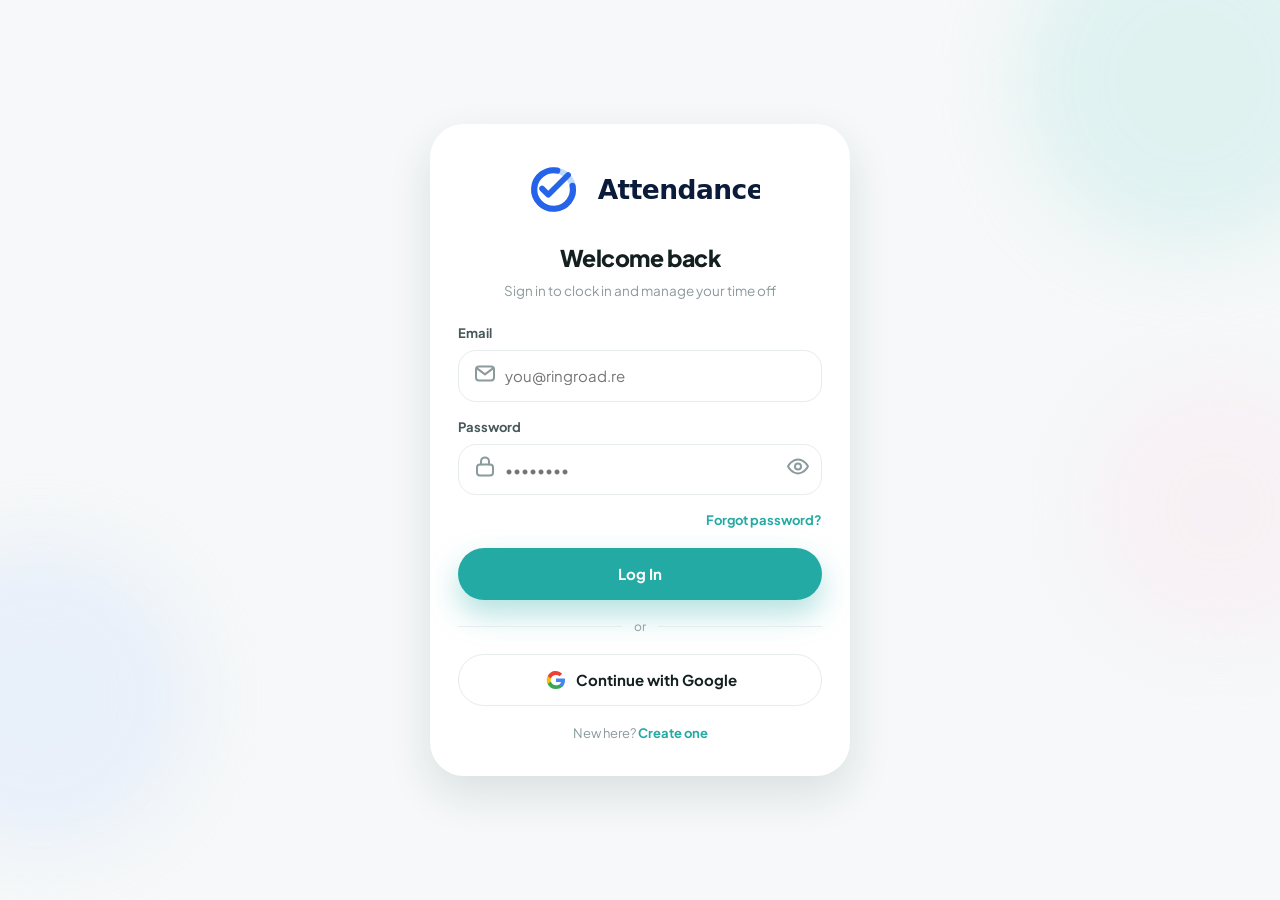
<file: index.html>
<!DOCTYPE html>
<!-- RingRoad — Attendance & Time-Off. Standalone no-build ES-module app.
     Backend: Supabase (tables namespaced ta_*). Isolated from MD/platform. -->
<html lang="en">
<head>
  <meta charset="utf-8">
  <meta name="viewport" content="width=device-width, initial-scale=1, viewport-fit=cover, maximum-scale=1">
  <meta name="theme-color" content="#24AAA5">
  <title>RingRoad · Attendance</title>
  <link rel="icon" href="./assets/brand/favicon.svg" type="image/svg+xml">
  <link rel="apple-touch-icon" href="./assets/brand/app-icon.svg">
  <link rel="manifest" href="./manifest.webmanifest">
  <meta name="application-name" content="Attendance">
  <meta name="apple-mobile-web-app-title" content="Attendance">
  <meta name="apple-mobile-web-app-capable" content="yes">
  <meta name="apple-mobile-web-app-status-bar-style" content="default">
  <meta name="description" content="RingRoad Attendance — clock in, clock out, and manage time off.">
  <meta property="og:title" content="RingRoad · Attendance">
  <meta property="og:description" content="Clock in, clock out, and manage time off.">
  <meta property="og:image" content="./assets/brand/app-icon.svg">
  <meta property="og:type" content="website">
  <link rel="preconnect" href="https://fonts.googleapis.com">
  <link rel="preconnect" href="https://fonts.gstatic.com" crossorigin>
  <link href="https://fonts.googleapis.com/css2?family=Plus+Jakarta+Sans:wght@400;500;600;700;800&display=swap" rel="stylesheet">
  <link rel="stylesheet" href="./css/tokens.css">
  <link rel="stylesheet" href="./css/base.css">
  <link rel="stylesheet" href="./css/components.css">
</head>
<body>
  <div class="bg-blobs" aria-hidden="true">
    <span class="blob blob--1"></span>
    <span class="blob blob--2"></span>
    <span class="blob blob--3"></span>
  </div>
  <div id="app">
    <div class="boot">
      <img class="boot__logo" src="./assets/brand/logo-icon.svg" alt="Attendance" width="76" height="76">
      <div class="boot__bar"><span></span></div>
    </div>
  </div>
  <div id="toast-root" aria-live="polite"></div>
  <div id="modal-root"></div>
  <script type="module" src="./js/app.js?v=20260917a"></script>
</body>
</html>
</file>
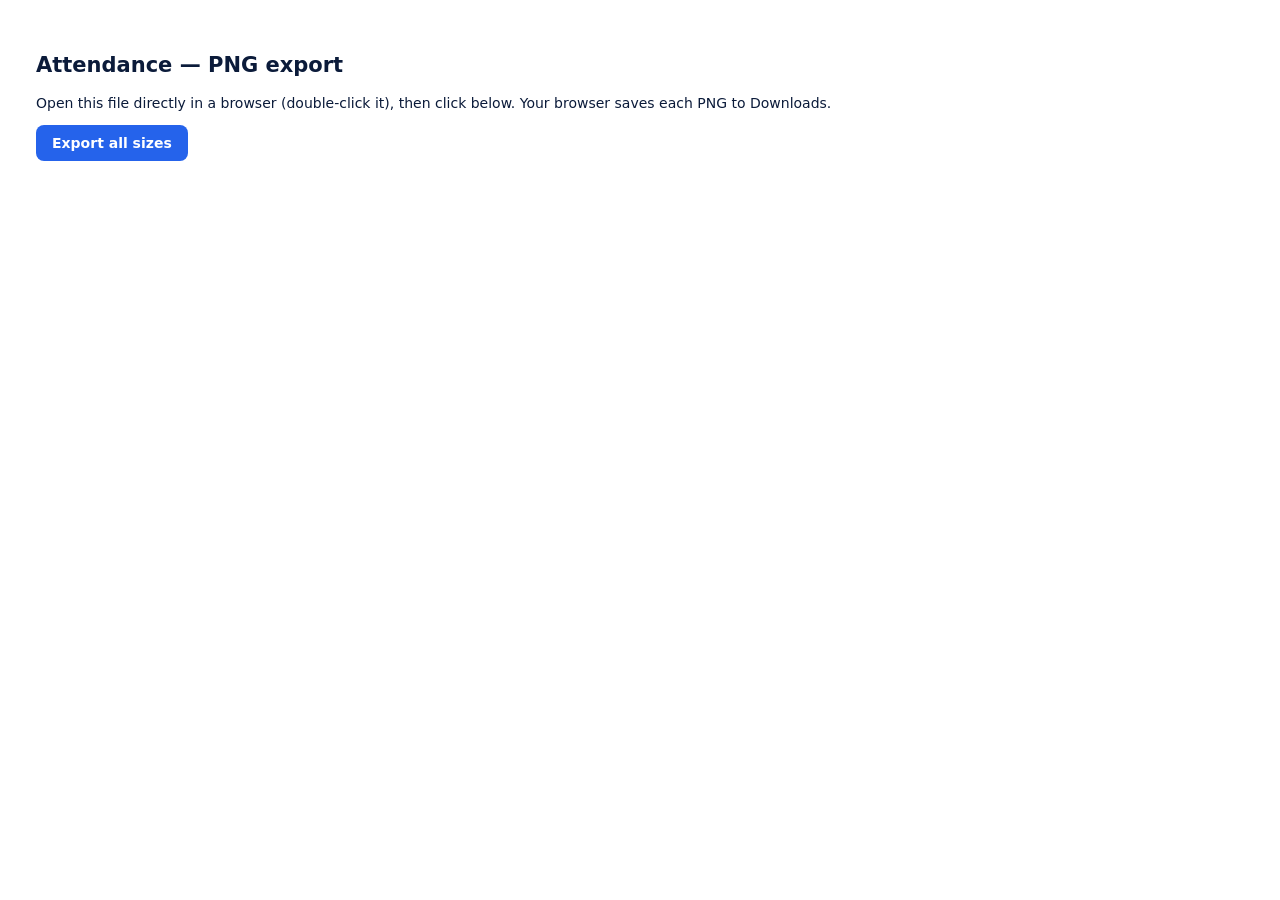
<file: assets/brand/export-png.html>
<!doctype html><meta charset="utf-8"><title>Export PNGs</title>
<style>body{font:14px system-ui;padding:28px;color:#0B1B3A}button{font:600 14px system-ui;background:#2563EB;color:#fff;border:0;border-radius:8px;padding:10px 16px;cursor:pointer}</style>
<h2>Attendance — PNG export</h2>
<p>Open this file directly in a browser (double-click it), then click below. Your browser saves each PNG to Downloads.</p>
<button onclick="run()">Export all sizes</button>
<pre id="log"></pre>
<script>
const JOBS = [
  ['app-icon.svg',        [1024, 512, 192, 180, 152, 120]],
  ['app-icon-transparent.svg', [1024, 512, 256]],
  ['logo-icon.svg',       [512, 256, 128, 64, 48, 32]],
  ['logo-icon-mono-white.svg', [512, 256, 128, 64]],
  ['favicon.svg',         [64, 48, 32, 16]],
  ['logo-horizontal.svg', [1088, 544, 272]],
  ['logo-horizontal-white.svg', [1088, 544, 272]]
];
async function png(src, w) {
  const svg = await (await fetch(src)).text();
  const el = new DOMParser().parseFromString(svg, 'image/svg+xml').documentElement;
  const [, , vw, vh] = el.getAttribute('viewBox').split(/\s+/).map(Number);
  const url = URL.createObjectURL(new Blob([svg], {type: 'image/svg+xml'}));
  const img = new Image();
  await new Promise((ok, no) => { img.onload = ok; img.onerror = no; img.src = url; });
  const c = document.createElement('canvas');
  c.width = w; c.height = Math.round(w * vh / vw);
  c.getContext('2d').drawImage(img, 0, 0, c.width, c.height);
  URL.revokeObjectURL(url);
  const a = document.createElement('a');
  a.download = src.replace('.svg', '') + '-' + w + '.png';
  a.href = c.toDataURL('image/png');
  a.click();
  await new Promise(r => setTimeout(r, 160));
}
async function run() {
  const log = document.getElementById('log');
  for (const [src, sizes] of JOBS)
    for (const w of sizes) { await png(src, w); log.textContent += src + ' @ ' + w + '\n'; }
  log.textContent += 'done\n';
}
</script>
</file>
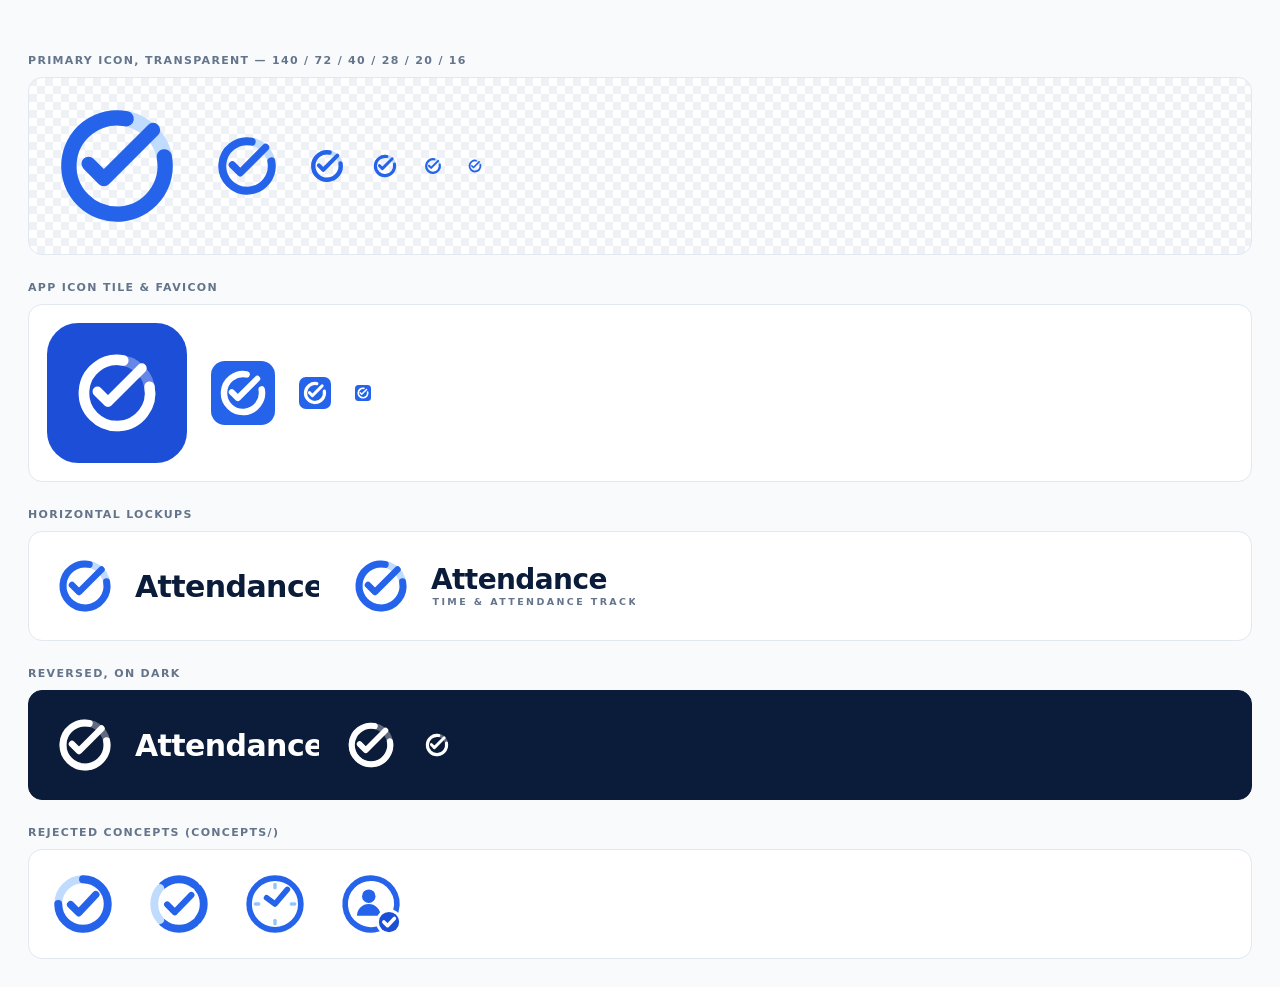
<file: assets/brand/preview.html>
<!doctype html><meta charset="utf-8"><title>Attendance — brand sheet</title>
<style>
body{font:14px system-ui;margin:0;padding:28px;background:#F8FAFC;color:#0B1B3A}
h3{font-size:11px;letter-spacing:.12em;text-transform:uppercase;color:#64748B;margin:26px 0 10px}
.row{display:flex;align-items:center;gap:24px;flex-wrap:wrap;background:#fff;border:1px solid #E2E8F0;border-radius:14px;padding:18px}
.dark{background:#0B1B3A;border-color:#0B1B3A}
.grid{background:#fff url('data:image/svg+xml;utf8,<svg xmlns="http://www.w3.org/2000/svg" width="16" height="16"><rect width="8" height="8" fill="%23EEF2F7"/><rect x="8" y="8" width="8" height="8" fill="%23EEF2F7"/></svg>')}
</style>
<h3>Primary icon, transparent — 140 / 72 / 40 / 28 / 20 / 16</h3>
<div class="row grid">
 <img src="logo-icon.svg" width="140"><img src="logo-icon.svg" width="72"><img src="logo-icon.svg" width="40"><img src="logo-icon.svg" width="28"><img src="logo-icon.svg" width="20"><img src="logo-icon.svg" width="16">
</div>
<h3>App icon tile &amp; favicon</h3>
<div class="row"><img src="app-icon.svg" width="140"><img src="favicon.svg" width="64"><img src="favicon.svg" width="32"><img src="favicon.svg" width="16"></div>
<h3>Horizontal lockups</h3>
<div class="row"><img src="logo-horizontal.svg" width="272"><img src="logo-horizontal-tagline.svg" width="292"></div>
<h3>Reversed, on dark</h3>
<div class="row dark"><img src="logo-horizontal-white.svg" width="272"><img src="logo-icon-mono-white.svg" width="56"><img src="logo-icon-mono-white.svg" width="28"></div>
<h3>Rejected concepts (concepts/)</h3>
<div class="row"><img src="concepts/alt-shift-ring.svg" width="72"><img src="concepts/alt-segmented.svg" width="72"><img src="concepts/alt-clock-hands.svg" width="72"><img src="concepts/logo-icon-alt-person.svg" width="72"></div>
</file>
<file: css/tokens.css>
/* Design tokens — RingRoad Attendance. Teal-green brand, soft pastel, rounded. */
:root {
  /* Brand */
  --teal:        #24AAA5;
  --teal-600:    #1E948F;
  --teal-700:    #16716D;
  --teal-050:    #E7F6F5;
  --teal-100:    #D3EFED;

  /* Clock gradients */
  --grad-in:     linear-gradient(135deg, #2BC3BC 0%, #2F80ED 100%);
  --grad-out:    linear-gradient(135deg, #FF6B6B 0%, #8E54E9 100%);

  /* Status */
  --ok:      #24AAA5;   --ok-bg:   #E7F6F5;
  --warn:    #E8A33D;   --warn-bg: #FCF3E3;
  --danger:  #E5556E;   --danger-bg:#FBE9EC;
  --info:    #2F80ED;   --info-bg: #E9F1FE;

  /* Neutrals */
  --bg:        #F6F8F9;
  --surface:   #FFFFFF;
  --surface-2: #F1F5F5;
  --ink:       #14201F;
  --ink-2:     #47575A;
  --ink-3:     #8394969;
  --muted:     #8B9A9C;
  --line:      #E7ECEC;

  /* Pastel blobs */
  --blob-1: #CDEDEA;
  --blob-2: #DDE9FB;
  --blob-3: #FBE7EF;

  /* Radii */
  --r-sm: 12px;
  --r:    18px;
  --r-lg: 26px;
  --r-xl: 34px;
  --r-pill: 999px;

  /* Shadows */
  --sh-sm: 0 2px 8px rgba(20,60,58,.06);
  --sh:    0 8px 24px rgba(20,60,58,.08);
  --sh-lg: 0 18px 44px rgba(20,60,58,.12);
  --sh-teal: 0 14px 30px rgba(36,170,165,.35);

  /* Type */
  --font: 'Plus Jakarta Sans', system-ui, -apple-system, 'Segoe UI', sans-serif;

  /* Layout */
  --nav-h: 72px;
  --max: 1200px;
  --safe-b: env(safe-area-inset-bottom, 0px);
}
</file>
<file: css/base.css>
*, *::before, *::after { box-sizing: border-box; }
* { margin: 0; padding: 0; }

html, body { height: 100%; }
body {
  font-family: var(--font);
  color: var(--ink);
  background: var(--bg);
  -webkit-font-smoothing: antialiased;
  text-rendering: optimizeLegibility;
  line-height: 1.45;
  overflow-x: hidden;
  /* Emails, coordinates and file names have no spaces; on a phone they must
     break rather than push their card past the edge of the screen. */
  overflow-wrap: anywhere;
}
img { max-width: 100%; display: block; }
button, input, select, textarea { font: inherit; color: inherit; }
button { cursor: pointer; border: none; background: none; }
a { color: inherit; text-decoration: none; }
:focus-visible { outline: 3px solid var(--teal-100); outline-offset: 2px; }

/* Pastel organic background blobs */
.bg-blobs { position: fixed; inset: 0; z-index: -1; overflow: hidden; pointer-events: none; }
.blob { position: absolute; border-radius: 50%; filter: blur(38px); opacity: .55; }
.blob--1 { width: 340px; height: 340px; background: var(--blob-1); top: -90px; right: -80px; }
.blob--2 { width: 300px; height: 300px; background: var(--blob-2); bottom: 6%; left: -110px; }
.blob--3 { width: 260px; height: 260px; background: var(--blob-3); top: 42%; right: -70px; opacity: .4; }

/* Boot splash */
.boot { display: grid; place-content: center; gap: 22px; height: 100vh; }
.boot__logo { width: 76px; height: 76px; display: block; margin: 0 auto;
  animation: pulse 1.4s ease-in-out infinite; }
.boot__bar { width: 150px; height: 6px; border-radius: 99px; background: var(--teal-050); overflow: hidden; }
.boot__bar span { display: block; height: 100%; width: 40%; border-radius: 99px; background: var(--teal);
  animation: slide 1.1s ease-in-out infinite; }
@keyframes pulse { 0%,100% { transform: scale(1); opacity: .9 } 50% { transform: scale(1.08); opacity: 1 } }
@keyframes slide { 0% { transform: translateX(-120%) } 100% { transform: translateX(320%) } }

/* Fade-in used across page mounts */
@keyframes fadeUp { from { opacity: 0; transform: translateY(10px) } to { opacity: 1; transform: none } }
.fade-up { animation: fadeUp .34s cubic-bezier(.22,.61,.36,1) both; }

/* Utility */
.row { display: flex; align-items: center; gap: 12px; }
.col { display: flex; flex-direction: column; }
.between { justify-content: space-between; }
.center { justify-content: center; }
.wrap { flex-wrap: wrap; }
.grow { flex: 1; min-width: 0; }   /* min-width:0 — may shrink below its content instead of overflowing */
.muted { color: var(--muted); }
.tiny { font-size: 12px; }
.small { font-size: 13px; }
.b { font-weight: 700; }
.center-text { text-align: center; }
.hide { display: none !important; }
.sr { position: absolute; width: 1px; height: 1px; overflow: hidden; clip: rect(0 0 0 0); }
</file>
<file: css/components.css>
/* ═══════════════════════════════════════════════════════════════════════════
   RingRoad Attendance — components
   ═══════════════════════════════════════════════════════════════════════════ */

/* ---- App shells ----------------------------------------------------------- */
.app-emp { min-height: 100vh; padding-bottom: calc(var(--nav-h) + var(--safe-b) + 14px); }
.screen { max-width: 520px; margin: 0 auto; padding: 18px 16px 8px; }

/* Desktop admin shell */
.app-admin { display: grid; grid-template-columns: 248px 1fr; min-height: 100vh; }
.admin-main { padding: 26px 30px 40px; max-width: var(--max); width: 100%;
  /* A 1fr grid track defaults to min-width:auto, so a wide table used to push
     this column — and the whole page — past the viewport instead of scrolling
     inside its own .table-wrap. */
  min-width: 0; }

/* ---- Top greeting bar ----------------------------------------------------- */
.topbar { display: flex; align-items: center; gap: 14px; margin-bottom: 20px; }
.topbar .hello { font-size: 13px; color: var(--muted); }
.topbar .name { font-size: 19px; font-weight: 800; letter-spacing: -.02em; }
.topbar .clock-now { margin-left: auto; text-align: right; }
.topbar .clock-now .t { font-size: 20px; font-weight: 800; font-variant-numeric: tabular-nums; }
.topbar .clock-now .d { font-size: 12px; color: var(--muted); }

/* ---- Avatar --------------------------------------------------------------- */
.avatar { width: 46px; height: 46px; border-radius: 50%; display: grid; place-content: center;
  font-weight: 700; color: #fff; background: var(--grad-in); flex: none; box-shadow: var(--sh-sm);
  overflow: hidden; font-size: 15px; }
.avatar img { width: 100%; height: 100%; object-fit: cover; }
.avatar--sm { width: 38px; height: 38px; font-size: 13px; }
.avatar--lg { width: 84px; height: 84px; font-size: 28px; }

/* ---- Cards ---------------------------------------------------------------- */
.card { background: var(--surface); border-radius: var(--r-lg); box-shadow: var(--sh);
  padding: 20px; border: 1px solid rgba(231,236,236,.7); }
.card--flat { box-shadow: var(--sh-sm); }
.card + .card { margin-top: 14px; }
.card-title { font-size: 15px; font-weight: 800; letter-spacing: -.01em; }
.card-sub { font-size: 12.5px; color: var(--muted); }
.section-h { display: flex; align-items: center; justify-content: space-between; margin: 22px 2px 12px; }
.section-h h2 { font-size: 16px; font-weight: 800; letter-spacing: -.02em; }
.link { color: var(--teal); font-weight: 700; font-size: 13px; }

/* ---- Buttons -------------------------------------------------------------- */
.btn { display: inline-flex; align-items: center; justify-content: center; gap: 8px;
  height: 52px; padding: 0 22px; border-radius: var(--r-pill); font-weight: 700; font-size: 15px;
  background: var(--surface-2); color: var(--ink); transition: transform .12s, box-shadow .2s, background .2s;
  -webkit-tap-highlight-color: transparent; }
.btn:active { transform: scale(.97); }
.btn:disabled { opacity: .55; cursor: not-allowed; }
.btn--primary { background: var(--teal); color: #fff; box-shadow: var(--sh-teal); }
.btn--primary:hover { background: var(--teal-600); }
.btn--ghost { background: var(--teal-050); color: var(--teal-700); }
.btn--danger { background: var(--danger-bg); color: var(--danger); }
.btn--block { width: 100%; }
.btn--sm { height: 40px; padding: 0 16px; font-size: 13.5px; }
.btn--pill-line { background: #fff; border: 1.5px solid var(--line); }

/* ---- The big clock buttons ------------------------------------------------ */
.clock-wrap { display: grid; place-items: center; padding: 8px 0 6px; }
.clock-btn { position: relative; width: 176px; height: 176px; border-radius: 50%; color: #fff;
  display: grid; place-content: center; gap: 6px; text-align: center;
  transition: transform .16s cubic-bezier(.34,1.56,.64,1), box-shadow .2s; }
.clock-btn::after { content: ''; position: absolute; inset: -10px; border-radius: 50%;
  border: 2px solid currentColor; opacity: .18; }
.clock-btn:active { transform: scale(.93); }
.clock-btn .ci { width: 46px; height: 46px; margin: 0 auto; }
.clock-btn .lbl { font-size: 17px; font-weight: 800; letter-spacing: .01em; }
.clock-btn .sub { font-size: 11.5px; opacity: .9; font-weight: 600; }
.clock-btn--in  { background: var(--grad-in);  box-shadow: 0 18px 40px rgba(47,128,237,.4); }
.clock-btn--out { background: var(--grad-out); box-shadow: 0 18px 40px rgba(142,84,233,.4); }
.clock-btn--done { background: var(--teal-050); color: var(--teal-700); box-shadow: none; cursor: default; }
.clock-btn--done::after { border-color: var(--teal); opacity: .3; }
.clock-btn--done:active { transform: none; }
@keyframes ring-pulse { 0% { transform: scale(1); opacity:.5 } 100% { transform: scale(1.25); opacity: 0 } }
.clock-btn--in .pulse, .clock-btn--out .pulse { position: absolute; inset: -10px; border-radius: 50%;
  border: 2px solid #fff; animation: ring-pulse 2s ease-out infinite; }

/* ---- Stat tiles (Clock in / out / hours) ---------------------------------- */
.stat-3 { display: grid; grid-template-columns: repeat(3,1fr); gap: 12px; }
.stat { background: var(--surface); border-radius: var(--r); padding: 14px 10px; text-align: center;
  box-shadow: var(--sh-sm); }
.stat .ic { width: 34px; height: 34px; border-radius: 50%; margin: 0 auto 8px; display: grid;
  place-content: center; background: var(--teal-050); color: var(--teal); }
.stat .v { font-size: 17px; font-weight: 800; font-variant-numeric: tabular-nums; }
.stat .k { font-size: 11px; color: var(--muted); margin-top: 2px; }

/* ---- Status pills --------------------------------------------------------- */
.pill { display: inline-flex; align-items: center; gap: 6px; height: 26px; padding: 0 12px;
  border-radius: var(--r-pill); font-size: 12px; font-weight: 700; }
.pill::before { content:''; width: 6px; height: 6px; border-radius: 50%; background: currentColor; }
.pill--approved { background: var(--ok-bg); color: var(--teal-700); }
.pill--pending  { background: var(--warn-bg); color: #B9791A; }
.pill--denied   { background: var(--danger-bg); color: #C43B54; }
.pill--present  { background: var(--ok-bg); color: var(--teal-700); }
.pill--working  { background: var(--info-bg); color: var(--info); }
.pill--absent   { background: var(--danger-bg); color: #C43B54; }
.pill--weekend  { background: var(--surface-2); color: var(--muted); }
.pill--plain    { background: var(--surface-2); color: var(--ink-2); }

/* ---- Rings / donuts ------------------------------------------------------- */
.ring { position: relative; display: grid; place-content: center; }
.ring svg { transform: rotate(-90deg); display:block; }
.ring .ring-c { position: absolute; inset: 0; display: grid; place-content: center; text-align: center; }
.ring .rv { font-size: 20px; font-weight: 800; line-height: 1; }
.ring .rk { font-size: 10.5px; color: var(--muted); margin-top: 2px; }

.leave-rings { display: grid; grid-template-columns: repeat(3,1fr); gap: 10px; text-align: center; }
.leave-rings .lr-k { font-size: 11.5px; color: var(--muted); margin-top: 6px; font-weight: 600; }

/* ---- Inputs --------------------------------------------------------------- */
.field { margin-bottom: 16px; }
.field > label { display: block; font-size: 13px; font-weight: 700; margin-bottom: 7px; color: var(--ink-2); }
.input, .select, .textarea { width: 100%; background: var(--surface); border: 1.5px solid var(--line);
  border-radius: var(--r); padding: 14px 16px; font-size: 15px; transition: border-color .15s, box-shadow .15s; }
.input:focus, .select:focus, .textarea:focus { border-color: var(--teal); box-shadow: 0 0 0 4px var(--teal-050); outline: none; }
.textarea { min-height: 118px; resize: vertical; line-height: 1.5; }
.input-icon { position: relative; }
.input-icon .input { padding-left: 46px; }
.input-icon .i-lead { position: absolute; left: 15px; top: 50%; transform: translateY(-50%); color: var(--muted); }
.input-icon .i-trail { position: absolute; right: 12px; top: 50%; transform: translateY(-50%); color: var(--muted); background:none; }
.two { display: grid; grid-template-columns: 1fr 1fr; gap: 12px; }
.err-text { color: var(--danger); font-size: 12.5px; margin-top: 6px; font-weight: 600; }
/* A field the user has to correct before the dialog will move on — the
   clock-out verification word, for instance. */
.input--err, .input--err:focus { border-color: var(--danger); box-shadow: 0 0 0 4px var(--danger-bg); }

/* ---- Segmented control ---------------------------------------------------- */
.seg { display: inline-flex; background: var(--surface-2); border-radius: var(--r-pill); padding: 4px; gap: 2px; flex-wrap: wrap; }
.seg button { height: 34px; padding: 0 15px; border-radius: var(--r-pill); font-size: 13px; font-weight: 700; color: var(--ink-2); }
.seg button.on { background: #fff; color: var(--teal-700); box-shadow: var(--sh-sm); }

/* ---- Bottom nav (mobile) -------------------------------------------------- */
.botnav { position: fixed; left: 0; right: 0; bottom: 0; height: calc(var(--nav-h) + var(--safe-b));
  padding-bottom: var(--safe-b); background: rgba(255,255,255,.92); backdrop-filter: blur(14px);
  border-top: 1px solid var(--line); display: flex; justify-content: space-around; align-items: center; z-index: 40; }
.botnav a, .botnav button { display: grid; place-items: center; gap: 3px; color: var(--muted); font-size: 10.5px; font-weight: 600;
  flex: 1; height: 100%; position: relative; }
.botnav a .ic, .botnav button .ic { width: 24px; height: 24px; transition: transform .18s; }
.botnav a.on, .botnav button.on { color: var(--teal); }
.botnav a.on .ic, .botnav button.on .ic { transform: translateY(-2px); }
.botnav a.on::before, .botnav button.on::before { content:''; position:absolute; top: 8px; width: 5px; height: 5px; border-radius: 50%; background: var(--teal); }
/* The admin shell's phone navigation — hidden wherever the sidebar is shown. */
.botnav--admin { display: none; }
.botnav .fab { flex: 0 0 auto; width: 56px; height: 56px; border-radius: 50%; background: var(--grad-in);
  color: #fff; margin-top: -22px; box-shadow: var(--sh-teal); display: grid; place-content: center; }
.badge-dot { position: absolute; top: 8px; right: 50%; transform: translateX(16px); min-width: 16px; height: 16px;
  padding: 0 4px; border-radius: 99px; background: var(--danger); color: #fff; font-size: 9px; font-weight: 800;
  display: grid; place-content: center; }

/* ---- Admin sidebar -------------------------------------------------------- */
.sidebar { background: var(--surface); border-right: 1px solid var(--line); padding: 22px 16px; position: sticky;
  top: 0; height: 100vh; display: flex; flex-direction: column; gap: 4px; }
.sidebar .brand { display: flex; align-items: center; gap: 10px; padding: 4px 8px 18px; }
.sidebar .brand .mk { width: 38px; height: 38px; flex: none; display: block; }
.sidebar .brand b { font-size: 16px; font-weight: 800; letter-spacing: -.02em; }
.sidebar .brand span { font-size: 11px; color: var(--muted); display:block; }
.side-link { display: flex; align-items: center; gap: 12px; padding: 12px 14px; border-radius: var(--r);
  color: var(--ink-2); font-weight: 600; font-size: 14px; transition: background .15s, color .15s; }
.side-link .ic { width: 20px; height: 20px; }
.side-link:hover { background: var(--surface-2); }
.side-link.on { background: var(--teal-050); color: var(--teal-700); }
.side-foot { margin-top: auto; }

/* ---- Admin summary cards -------------------------------------------------- */
.kpi-grid { display: grid; grid-template-columns: repeat(auto-fit, minmax(180px,1fr)); gap: 16px; }
.kpi { background: var(--surface); border-radius: var(--r-lg); padding: 18px 20px; box-shadow: var(--sh);
  display: flex; align-items: center; gap: 16px; }
.kpi .ic { width: 48px; height: 48px; border-radius: 15px; display: grid; place-content: center; flex: none; }
.kpi .v { font-size: 26px; font-weight: 800; line-height: 1; letter-spacing: -.02em; }
.kpi .k { font-size: 12.5px; color: var(--muted); margin-top: 4px; }
.ic--teal { background: var(--teal-050); color: var(--teal); }
.ic--blue { background: var(--info-bg); color: var(--info); }
.ic--warn { background: var(--warn-bg); color: var(--warn); }
.ic--danger { background: var(--danger-bg); color: var(--danger); }

/* ---- List rows / tables --------------------------------------------------- */
.list { display: flex; flex-direction: column; gap: 10px; }
.lrow { display: flex; align-items: center; gap: 14px; padding: 14px 16px; background: var(--surface);
  border-radius: var(--r); box-shadow: var(--sh-sm); }
.lrow .meta { font-size: 12px; color: var(--muted); }
.lrow .name { font-weight: 700; font-size: 14.5px; }

.table-wrap { overflow-x: auto; border-radius: var(--r-lg); box-shadow: var(--sh); background: var(--surface); }
table.tbl { width: 100%; border-collapse: collapse; min-width: 560px; }
/* Payroll and the rules table carry a dozen-plus columns; give them room and
   let .table-wrap scroll them sideways instead of crushing every figure. */
table.tbl--wide { min-width: 1180px; }
table.tbl th { text-align: left; font-size: 11.5px; text-transform: uppercase; letter-spacing: .04em;
  color: var(--muted); padding: 14px 16px; border-bottom: 1px solid var(--line); font-weight: 700; white-space: nowrap; }
table.tbl td { padding: 13px 16px; border-bottom: 1px solid var(--line); font-size: 13.5px; white-space: nowrap; }
table.tbl tr:last-child td { border-bottom: none; }
table.tbl tbody tr { transition: background .12s; }
table.tbl tbody tr:hover { background: var(--surface-2); }

/* ---- Progress bars -------------------------------------------------------- */
.bar { height: 8px; border-radius: 99px; background: var(--surface-2); overflow: hidden; }
.bar > span { display: block; height: 100%; border-radius: 99px; background: var(--teal); transition: width .5s; }
.bar--warn > span { background: var(--warn); }
.bar--danger > span { background: var(--danger); }

/* ---- Calendar ------------------------------------------------------------- */
.cal-head { display: flex; align-items: center; justify-content: space-between; margin-bottom: 14px; }
.cal-head .mo { font-size: 16px; font-weight: 800; }
.cal-nav { display: flex; gap: 8px; }
.cal-nav button { width: 38px; height: 38px; border-radius: 50%; background: var(--surface-2); display: grid; place-content: center; }
.cal-dow { display: grid; grid-template-columns: repeat(7,1fr); gap: 4px; margin-bottom: 6px; }
.cal-dow span { text-align: center; font-size: 11px; color: var(--muted); font-weight: 700; }
.cal-grid { display: grid; grid-template-columns: repeat(7,1fr); gap: 6px; }
.cal-cell { aspect-ratio: 1; border-radius: 13px; display: grid; place-content: center; position: relative;
  font-size: 13.5px; font-weight: 600; background: var(--surface-2); color: var(--ink-2); cursor: pointer; transition: transform .1s; }
.cal-cell:active { transform: scale(.9); }
.cal-cell.empty { background: transparent; cursor: default; }
.cal-cell.present { background: var(--teal-050); color: var(--teal-700); }
.cal-cell.present::after { content:''; position:absolute; bottom: 6px; width: 5px; height:5px; border-radius:50%; background: var(--teal); }
.cal-cell.weekend { background: transparent; color: var(--ink-3); }
.cal-cell.absent  { color: var(--danger); }
.cal-cell.absent::after { content:''; position:absolute; bottom: 6px; width: 5px; height:5px; border-radius:50%; background: var(--danger); }
.cal-cell.today { box-shadow: inset 0 0 0 2px var(--teal); color: var(--teal-700); font-weight: 800; }
.cal-cell.sel { background: var(--teal); color: #fff; }
.cal-cell.sel::after { background: #fff; }
.cal-legend { display: flex; gap: 14px; flex-wrap: wrap; margin-top: 14px; font-size: 11.5px; color: var(--muted); }
.cal-legend i { width: 9px; height: 9px; border-radius: 50%; display: inline-block; margin-right: 5px; vertical-align: middle; }

/* ---- Bar chart ------------------------------------------------------------ */
.chart { display: flex; align-items: flex-end; gap: 8px; height: 150px; padding-top: 8px; }
.chart .cbar { flex: 1; display: flex; flex-direction: column; align-items: center; gap: 6px; height: 100%; justify-content: flex-end; }
.chart .cbar .fill { width: 100%; max-width: 34px; border-radius: 8px 8px 4px 4px; background: var(--grad-in); transition: height .5s; min-height: 3px; }
.chart .cbar .cl { font-size: 10.5px; color: var(--muted); }

/* ---- Toast ---------------------------------------------------------------- */
#toast-root { position: fixed; left: 0; right: 0; bottom: calc(var(--nav-h) + 16px); z-index: 90;
  display: flex; flex-direction: column; align-items: center; gap: 8px; pointer-events: none; padding: 0 14px; }
.toast { pointer-events: auto; background: var(--ink); color: #fff; padding: 13px 18px; border-radius: var(--r-pill);
  font-size: 13.5px; font-weight: 600; box-shadow: var(--sh-lg); display: flex; align-items: center; gap: 10px;
  max-width: 460px; animation: fadeUp .3s both; }
.toast.ok { background: var(--teal); }
.toast.err { background: var(--danger); }
.toast .ti { width: 18px; height: 18px; }

/* ---- Modal ---------------------------------------------------------------- */
#modal-root:empty { display: none; }
.modal-scrim { position: fixed; inset: 0; background: rgba(15,30,29,.44); backdrop-filter: blur(3px);
  display: grid; place-items: end center; z-index: 80; animation: fadeUp .2s; }
@media (min-width: 640px) { .modal-scrim { place-items: center; } }
.modal { background: var(--surface); width: 100%; max-width: 460px; border-radius: var(--r-xl) var(--r-xl) 0 0;
  padding: 24px 22px calc(22px + var(--safe-b)); box-shadow: var(--sh-lg); animation: sheetUp .32s cubic-bezier(.22,.61,.36,1);
  /* The salary-rules form is far taller than a confirm dialog; without a cap a
     long modal runs off the screen with no way to reach its buttons. */
  max-height: 92vh; overflow-y: auto; }
@media (min-width: 640px) { .modal { border-radius: var(--r-xl); } }
@keyframes sheetUp { from { transform: translateY(40px); opacity: .4 } to { transform: none; opacity: 1 } }
.modal h3 { font-size: 18px; font-weight: 800; margin-bottom: 6px; }
.modal .grip { width: 42px; height: 5px; border-radius: 99px; background: var(--line); margin: -8px auto 16px; }

/* ---- Skeleton loaders ----------------------------------------------------- */
.sk { border-radius: var(--r); background: linear-gradient(100deg, var(--surface-2) 30%, #E9EFEF 50%, var(--surface-2) 70%);
  background-size: 200% 100%; animation: shimmer 1.3s infinite; }
@keyframes shimmer { 0% { background-position: 200% 0 } 100% { background-position: -200% 0 } }
.sk-line { height: 14px; margin: 8px 0; }
.sk-card { height: 96px; }

/* ---- Empty state ---------------------------------------------------------- */
.empty { text-align: center; padding: 40px 20px; color: var(--muted); }
.empty .ei { width: 60px; height: 60px; border-radius: 20px; background: var(--teal-050); color: var(--teal);
  display: grid; place-content: center; margin: 0 auto 14px; }
.empty h4 { color: var(--ink); font-size: 15px; margin-bottom: 4px; }

/* ---- More / profile list -------------------------------------------------- */
.menu { background: var(--surface); border-radius: var(--r-lg); box-shadow: var(--sh); overflow: hidden; }
.menu-item { display: flex; align-items: center; gap: 14px; padding: 15px 18px; border-bottom: 1px solid var(--line);
  font-size: 14.5px; font-weight: 600; transition: background .12s; width: 100%; text-align: left; }
.menu-item:last-child { border-bottom: none; }
.menu-item:active { background: var(--surface-2); }
.menu-item .ic { width: 22px; height: 22px; color: var(--teal); }
.menu-item .chev { margin-left: auto; color: var(--ink-3); }
.menu-item.on { background: var(--teal-050); color: var(--teal-700); }
.menu-item.danger { color: var(--danger); }
.menu-item.danger .ic { color: var(--danger); }

/* ---- Notification item ---------------------------------------------------- */
.notif { display: flex; gap: 14px; padding: 15px 16px; background: var(--surface); border-radius: var(--r); box-shadow: var(--sh-sm); position: relative; }
.notif.unread { background: var(--teal-050); }
.notif .ic { width: 40px; height: 40px; border-radius: 12px; display: grid; place-content: center; flex: none; }
.notif .nt { font-weight: 700; font-size: 14px; }
.notif .nm { font-size: 12.5px; color: var(--ink-2); margin-top: 2px; }
.notif .nd { font-size: 11px; color: var(--muted); margin-top: 4px; }

/* ---- Login ---------------------------------------------------------------- */
.auth { min-height: 100vh; display: grid; place-items: center; padding: 24px 16px; }
.auth-card { width: 100%; max-width: 420px; background: var(--surface); border-radius: var(--r-xl);
  box-shadow: var(--sh-lg); padding: 34px 28px; }
.auth-logo { width: 62px; height: 62px; border-radius: 20px; background: var(--grad-in); box-shadow: var(--sh-teal);
  display: grid; place-content: center; margin: 0 auto 18px; color:#fff; }
.auth-brand { display: block; width: min(240px, 74%); height: auto; margin: 0 auto 20px; }
.auth h1 { text-align: center; font-size: 23px; font-weight: 800; letter-spacing: -.02em; }
.auth .sub { text-align: center; color: var(--muted); font-size: 13.5px; margin: 6px 0 24px; }
.auth .alt { text-align: center; font-size: 13px; color: var(--muted); margin-top: 18px; }
.divider { display: flex; align-items: center; gap: 12px; color: var(--muted); font-size: 12px; margin: 18px 0; }
.divider::before, .divider::after { content:''; flex:1; height:1px; background: var(--line); }

/* ---- Responsive ----------------------------------------------------------- */
@media (max-width: 900px) {
  .app-admin { grid-template-columns: 1fr; }
  /* The sidebar used to become a sideways-scrolling strip of unlabeled icons
     with My Account and Logout cut off. Phones get the same bottom nav as the
     employee shell instead (four main tabs + More), built in app.js. */
  .sidebar { display: none; }
  .botnav--admin { display: flex; }
  .admin-main { padding: 18px 14px calc(var(--nav-h) + var(--safe-b) + 20px); }
}
@media (min-width: 640px) {
  .screen { padding: 26px 22px; }
}

/* ==========================================================================
   v2 — Geofence · weekend changes · rest days
   ========================================================================== */

/* ---- Location status strip (employee home) -------------------------------- */
.geo-strip { display: flex; align-items: center; gap: 12px; margin-top: 16px; padding: 12px 14px;
  border-radius: var(--r); background: var(--surface-2); border: 1.5px solid transparent; }
.geo-strip .gi { display: flex; flex: none; width: 34px; height: 34px; border-radius: 11px;
  align-items: center; justify-content: center; background: #fff; }
.geo-strip .gi .ic { width: 19px; height: 19px; }
.geo-strip .gt { font-size: 13.5px; font-weight: 700; line-height: 1.3; }
.geo-strip .gs { font-size: 11.5px; color: var(--muted); margin-top: 3px; line-height: 1.45; }
.geo-strip--ok   { background: var(--ok-bg);     border-color: rgba(36,170,165,.35); }
.geo-strip--ok .gi   { color: var(--teal); }
.geo-strip--bad  { background: var(--danger-bg); border-color: rgba(229,85,110,.35); }
.geo-strip--bad .gi  { color: var(--danger); }
.geo-strip--bad .gt  { color: #C43B54; }
.geo-strip--warn { background: var(--warn-bg);   border-color: rgba(232,163,61,.35); }
.geo-strip--warn .gi { color: var(--warn); }
.geo-strip--idle .gi { color: var(--ink-2); }
.geo-act { flex: none; height: 32px; padding: 0 14px; border-radius: var(--r-pill); background: #fff;
  border: 1.5px solid var(--line); font-size: 12.5px; font-weight: 700; color: var(--ink-2); }
.geo-act:active { transform: scale(.95); }
.geo-detail { background: var(--surface-2); border-radius: var(--r-sm); padding: 6px 14px; }

/* ---- Admin geofence config ------------------------------------------------ */
.geo-coords { display: grid; grid-template-columns: 1fr 1fr; gap: 12px; }
.geo-coord { background: var(--surface-2); border-radius: var(--r-sm); padding: 12px 14px; min-width: 0; }
.geo-coord .cv { font-size: 13.5px; font-weight: 700; font-variant-numeric: tabular-nums;
  margin-top: 3px; word-break: break-all; }
.range { flex: 1; -webkit-appearance: none; appearance: none; height: 8px; border-radius: 99px;
  background: var(--surface-2); outline: none; }
.range::-webkit-slider-thumb { -webkit-appearance: none; appearance: none; width: 26px; height: 26px;
  border-radius: 50%; background: var(--teal); box-shadow: var(--sh-teal); cursor: pointer; border: 3px solid #fff; }
.range::-moz-range-thumb { width: 22px; height: 22px; border-radius: 50%; background: var(--teal);
  cursor: pointer; border: 3px solid #fff; }
.range-val { flex: none; min-width: 74px; text-align: center; font-size: 15px; font-weight: 800;
  font-variant-numeric: tabular-nums; background: var(--teal-050); color: var(--teal-700);
  border-radius: var(--r-pill); padding: 7px 0; }

/* ---- Weekend allowance pips ---------------------------------------------- */
.pips { display: grid; grid-template-columns: 1fr 1fr; gap: 10px; }
.pip { border-radius: var(--r); padding: 12px 14px; border: 1.5px dashed var(--line); background: var(--surface-2); }
.pip .pn { display: block; font-size: 12px; font-weight: 800; color: var(--ink-2); }
.pip .pl { display: block; font-size: 11.5px; margin-top: 3px; color: var(--muted); }
.pip--used    { border-style: solid; background: var(--ok-bg); border-color: rgba(36,170,165,.4); }
.pip--used .pn, .pip--used .pl { color: var(--teal-700); }
.pip--pending { border-style: solid; background: var(--warn-bg); border-color: rgba(232,163,61,.4); }
.pip--pending .pn, .pip--pending .pl { color: #B9791A; }

/* ---- Day chips (weekend picker) ------------------------------------------ */
.day-strip { display: grid; grid-template-columns: repeat(7, 1fr); gap: 6px; }
.day-chip { height: 44px; border-radius: 13px; background: var(--surface-2); color: var(--ink-2);
  font-size: 12.5px; font-weight: 700; display: grid; place-content: center; transition: all .15s; }
.day-chip.on { background: var(--teal); color: #fff; box-shadow: var(--sh-teal); }
.day-chip:active { transform: scale(.93); }
.arr { display: inline-flex; color: var(--muted); }
.ic-sm { width: 16px; height: 16px; }
.rest-ic { width: 26px; height: 26px; color: var(--teal); flex: none; }

/* ---- Rest-day picker ------------------------------------------------------ */
.rest-grid { display: grid; grid-template-columns: repeat(auto-fill, minmax(62px, 1fr)); gap: 8px; }
.rest-day { border-radius: 14px; background: var(--surface-2); padding: 9px 4px; display: grid; gap: 1px;
  justify-items: center; transition: all .15s; border: 1.5px solid transparent; }
.rest-day .rd-dow { font-size: 10.5px; font-weight: 700; color: var(--muted); text-transform: uppercase; }
.rest-day .rd-num { font-size: 18px; font-weight: 800; line-height: 1.1; }
.rest-day .rd-mo  { font-size: 9.5px; color: var(--muted); text-align: center; line-height: 1.2; }
.rest-day.on { background: var(--teal); color: #fff; box-shadow: var(--sh-teal); }
.rest-day.on .rd-dow, .rest-day.on .rd-mo { color: rgba(255,255,255,.85); }
.rest-day.off { opacity: .45; cursor: not-allowed; background: transparent; border-color: var(--line); }
.rest-day:not(.off):active { transform: scale(.93); }
.rest-counter { display: flex; align-items: baseline; gap: 8px; margin-top: 14px; padding: 11px 14px;
  border-radius: var(--r); background: var(--ok-bg); }
.rest-counter .rc-n { font-size: 15px; font-weight: 800; color: var(--teal-700); }
.rest-counter .rc-s { font-size: 12px; color: var(--muted); }
.rest-counter--bad { background: var(--danger-bg); }
.rest-counter--bad .rc-n { color: #C43B54; }

/* ---- Responsive tweaks for the wider admin sidebar ----------------------- */
.sidebar { overflow-y: auto; }
/* v7 added Leave Permissions, Salary & Rules and Payroll, so the nav is now
   long enough to overflow a short laptop screen. Without this the flex column
   squashes every link instead of letting the sidebar scroll. */
.side-link { flex: none; }
@media (max-width: 420px) {
  .geo-coords { grid-template-columns: 1fr; }
  .rest-grid { grid-template-columns: repeat(auto-fill, minmax(56px, 1fr)); gap: 6px; }
  .day-chip { height: 40px; font-size: 11.5px; border-radius: 11px; }
}

/* A `1fr` grid track defaults to min-width:auto, so a date input's intrinsic
   width can push the second column past the viewport on narrow phones.
   Applies to Apply Leave and the rest-day period picker alike. */
.two > * { min-width: 0; }

/* ==========================================================================
   v3 — Leave workflow (apply · approval trail · calendar leave days)
   ========================================================================== */

/* ---- Apply Leave: live day / balance calculation -------------------------- */
.leave-calc { background: var(--surface-2); border-radius: var(--r); padding: 13px 15px;
  border: 1.5px solid transparent; transition: background .2s, border-color .2s; }
.leave-calc--bad { background: var(--danger-bg); border-color: rgba(229,85,110,.3); }
.leave-calc .lc-days { font-size: 20px; font-weight: 800; letter-spacing: -.02em;
  font-variant-numeric: tabular-nums; color: var(--teal-700); }
.leave-calc--bad .lc-days { color: #C43B54; }

/* ---- Attachment picker ---------------------------------------------------- */
.attach-zone { width: 100%; display: grid; justify-items: center; gap: 3px; padding: 16px 14px;
  border-radius: var(--r); border: 1.5px dashed var(--line); background: var(--surface);
  transition: border-color .15s, background .15s; }
.attach-zone:hover { border-color: var(--teal); background: var(--teal-050); }
.attach-zone:disabled { opacity: .6; cursor: progress; }
.attach-zone.on { border-style: solid; border-color: var(--teal); background: var(--teal-050); }
.attach-zone .az-ic { color: var(--teal); display: flex; }
.attach-zone .az-ic .ic { width: 22px; height: 22px; }
.attach-zone .az-t { font-size: 13.5px; font-weight: 700; word-break: break-all; text-align: center; }
.attach-zone .az-s { font-size: 11.5px; color: var(--muted); }
.attach-status { margin-top: 8px; text-align: center; }
.attach-row { display: flex; align-items: center; gap: 9px; padding: 9px 12px; margin-bottom: 4px;
  background: var(--surface-2); border-radius: var(--r-sm); }
.attach-row .ai { color: var(--teal); display: flex; flex: none; }

/* ---- Approval trail (admin / manager review card) ------------------------- */
.trail { display: grid; gap: 8px; margin: 12px 0; padding: 11px 13px;
  background: var(--surface-2); border-radius: var(--r); }
.trail-step { display: flex; align-items: center; gap: 10px; }
.trail-step .td { width: 24px; height: 24px; border-radius: 50%; flex: none;
  display: grid; place-content: center; background: #fff; color: var(--muted); }
.trail-step .tl { font-size: 12.5px; font-weight: 700; }
.trail-step .ts { font-size: 11px; color: var(--muted); margin-top: 1px; }
.trail-step .tn { font-size: 11px; color: var(--ink-2); font-style: italic;
  max-width: 45%; text-align: right; }
.trail-step--ok .td   { background: var(--ok-bg); color: var(--teal); }
.trail-step--no .td   { background: var(--danger-bg); color: var(--danger); }
.trail-step--wait .td { background: var(--warn-bg); color: var(--warn); }
.trail-step--skip { opacity: .5; }

/* ---- Compact trail on the employee's own leave cards ---------------------- */
.mini-trail { display: flex; align-items: center; gap: 7px; flex-wrap: wrap; }
.mini-trail .mt-sep { color: var(--ink-3); display: flex; }
.mini-trail .mt-step { display: inline-flex; align-items: center; gap: 5px; height: 24px;
  padding: 0 10px; border-radius: var(--r-pill); font-size: 11.5px; font-weight: 700;
  background: var(--surface-2); color: var(--ink-2); }
.mini-trail .mt-i { display: flex; }
.mini-trail .mt-step--ok   { background: var(--ok-bg); color: var(--teal-700); }
.mini-trail .mt-step--no   { background: var(--danger-bg); color: #C43B54; }
.mini-trail .mt-step--wait { background: var(--warn-bg); color: #B9791A; }

/* ---- Warning banner ------------------------------------------------------- */
.banner { display: flex; align-items: flex-start; gap: 12px; padding: 14px 16px;
  border-radius: var(--r); margin-bottom: 18px; border: 1.5px solid transparent; }
.banner .bi { display: flex; flex: none; margin-top: 1px; }
.banner .bi .ic { width: 20px; height: 20px; }
.banner--warn { background: var(--warn-bg); border-color: rgba(232,163,61,.4); color: #8A5A12; }
.banner--warn .bi { color: var(--warn); }

/* ---- Calendar: leave days ------------------------------------------------- */
.cal-cell.leave { background: var(--info-bg); color: var(--info); }
.cal-cell.leave::after { content:''; position:absolute; bottom: 6px; width: 5px; height: 5px;
  border-radius: 50%; background: var(--info); }
.cal-cell.leave-pending { background: var(--warn-bg); color: #B9791A; }
.cal-cell.leave-pending::after { content:''; position:absolute; bottom: 6px; width: 5px; height: 5px;
  border-radius: 50%; background: var(--warn); }
.cal-cell.sel.leave, .cal-cell.sel.leave-pending { background: var(--teal); color: #fff; }

@media (max-width: 420px) {
  .trail-step .tn { max-width: 100%; text-align: left; }
  .trail-step { flex-wrap: wrap; }
}

/* Pre-existing collision: the calendar's leading blank cells carry `.empty`,
   which also matches the empty-STATE rule `.empty { padding: 40px 20px }`
   defined later in this file. That padding inflated the 1fr tracks and pushed
   the whole grid past the viewport on any month not starting on a Sunday.
   Reset it, and pin the tracks so no child's intrinsic size can do it again. */
.cal-grid { grid-template-columns: repeat(7, minmax(0, 1fr)); }
.cal-cell.empty { padding: 0; }

/* ==========================================================================
   Phones — tables become stacked cards, nothing scrolls sideways
   ========================================================================== */

/* Every admin table keeps ALL its columns on a phone: each row becomes a card
   and each cell prints its column heading (stamped into data-label by
   labelCells() in ui.js) beside its value. Nothing is dropped, nothing scrolls
   sideways. Desktop keeps the ordinary table above this breakpoint. */
@media (max-width: 700px) {
  .table-wrap { overflow: visible; background: none; box-shadow: none; border-radius: 0; }
  table.tbl, table.tbl--wide { min-width: 0; display: block; }
  table.tbl thead { display: none; }
  table.tbl tbody { display: grid; gap: 10px; }
  table.tbl tbody tr { display: block; background: var(--surface); border-radius: var(--r);
    box-shadow: var(--sh-sm); padding: 4px 14px; border: 1px solid rgba(231,236,236,.7); }
  table.tbl tbody tr:hover { background: var(--surface); }
  table.tbl td { display: grid; grid-template-columns: minmax(0, 1fr) auto; column-gap: 12px; align-items: center;
    padding: 9px 0; border-bottom: 1px solid var(--line); white-space: normal; text-align: right; font-size: 13.5px; }
  table.tbl td:last-child { border-bottom: none; }
  table.tbl td::before { content: attr(data-label); grid-column: 1; grid-row: 1 / span 20; text-align: left;
    font-size: 11px; text-transform: uppercase; letter-spacing: .04em; color: var(--muted); font-weight: 700; }
  table.tbl td > * { grid-column: 2; justify-self: end; }
  table.tbl td:first-child > *, table.tbl td[data-label=""] > *, table.tbl td[colspan] > * { justify-self: auto; }
  /* First column (the person / the date) is the card's heading. */
  table.tbl td:first-child { display: block; text-align: left; padding: 12px 0 10px; }
  table.tbl td:first-child::before { content: none; }
  /* An unlabeled column is the action column: buttons go full width. */
  table.tbl td[data-label=""] { display: block; text-align: left; padding: 12px 0; }
  table.tbl td[data-label=""]::before { content: none; }
  table.tbl td[data-label=""] .btn { width: 100%; }
  table.tbl td[data-label=""] .row { flex-wrap: wrap; }
  table.tbl td[data-label=""] .row .btn { flex: 1 1 auto; width: auto; }
  /* Empty-state row */
  table.tbl td[colspan] { display: block; text-align: center; }
  table.tbl td[colspan]::before { content: none; }
  /* Cells whose value is a mini bar chart or a wrapped chip list */
  table.tbl td .bar { width: 100px; }
}

@media (max-width: 640px) {
  /* A long pill ("Operations Director · Management") has to wrap on a phone;
     let it grow instead of spilling its second line out of a 26px box. Pills
     with an inline height keep it — those are short one-word labels. */
  .pill { height: auto; padding-top: 5px; padding-bottom: 5px; line-height: 1.3; text-align: left; }
  /* Text links are one line of 13px type — give them a finger-sized hit area. */
  .link { min-height: 32px; display: inline-flex; align-items: center; }
  /* Month pickers (Payroll, calendars) carry a label plus up to two extra
     buttons; let the extras drop to a second line instead of overflowing. */
  .cal-nav { flex-wrap: wrap; }
}

@media (max-width: 420px) {
  /* Three money tiles side by side can't fit "EGP 12,345.00" each; stack the
     first two and let the net figure take the full width. */
  .modal .stat-3 { grid-template-columns: 1fr 1fr; }
  .modal .stat-3 > :last-child { grid-column: 1 / -1; }
  /* A dialog is only ~276px wide here; the 84px avatar left the name wrapping
     one word per line. */
  .modal .avatar--lg { width: 60px; height: 60px; font-size: 21px; }
  /* "Title + small button" header rows: drop the button onto its own line at
     full width instead of squeezing the title to a few characters. */
  .row.between:has(> .btn--sm) { flex-wrap: wrap; }
  .row.between > .btn--sm { flex: 1 1 100%; }
}

/* The remove "x" inside a holiday chip is a 16px icon; give it a 30px hit
   area. The negative margins cancel the extra 14px exactly, so the chip's
   layout is unchanged. */
.pill > button { display: inline-flex; align-items: center; justify-content: center;
  min-width: 30px; min-height: 30px; margin: -7px; }

/* ==========================================================================
   v8 — Employee board (Kanban) · late tiers · quick salary edit
   ========================================================================== */

/* ---- Summary strip above the board -------------------------------------- */
.board-summary { display: grid; grid-template-columns: repeat(auto-fit, minmax(128px, 1fr)); gap: 10px; margin-bottom: 18px; }
.kpi--sm { padding: 12px 14px; gap: 10px; border-radius: var(--r); box-shadow: var(--sh-sm); }
.kpi--sm .ic { width: 38px; height: 38px; border-radius: 12px; }
.kpi--sm .ic .ic { width: 20px; height: 20px; }
.kpi--sm .v { font-size: 17px; white-space: nowrap; }
.kpi--sm > div:last-child { min-width: 0; }
.kpi--sm .k { font-size: 11.5px; }

/* ---- Board ---------------------------------------------------------------- */
/* Four status columns side by side on a wide screen; they scroll sideways on
   a laptop and stack on a phone (each column becomes a section). */
.kanban { display: grid; grid-template-columns: repeat(4, minmax(250px, 1fr)); gap: 14px; align-items: start; }
.kanban-col { background: rgba(241,245,245,.7); border-radius: var(--r-lg); padding: 12px; min-width: 0; }
.kanban-col--late   { background: rgba(252,243,227,.55); }
.kanban-col--not_in { background: rgba(251,233,236,.45); }
.kanban-col--on_time{ background: rgba(231,246,245,.6); }
.kanban-head { display: flex; align-items: center; justify-content: space-between; gap: 8px; }
.kanban-count { min-width: 26px; height: 26px; padding: 0 8px; border-radius: 99px; background: #fff;
  display: grid; place-content: center; font-size: 12.5px; font-weight: 800; color: var(--ink-2); box-shadow: var(--sh-sm); }
.kanban-hint { margin: 6px 4px 10px; }
.kanban-body { display: grid; gap: 10px; }
.kanban-empty { border: 1.5px dashed var(--line); border-radius: var(--r); padding: 22px; text-align: center;
  font-size: 12.5px; color: var(--muted); }
@media (max-width: 1200px) {
  .kanban { grid-template-columns: repeat(4, 268px); overflow-x: auto; padding-bottom: 8px;
    scroll-snap-type: x proximity; }
  .kanban-col { scroll-snap-align: start; }
}
@media (max-width: 700px) {
  .kanban { grid-template-columns: 1fr; overflow: visible; }
}

/* "All cards" view */
.emp-grid { display: grid; grid-template-columns: repeat(auto-fill, minmax(280px, 1fr)); gap: 12px; }

/* ---- One employee card ----------------------------------------------------
   --emp-h is the employee's hue on a progression across the roster. Only the
   top band, the avatar and a faint tint use it; text stays ink-on-white so
   contrast never depends on the hue. Status keeps the pill palette. */
.emp-card { --emp-h: 190; position: relative; background: var(--surface); border-radius: var(--r-lg);
  box-shadow: var(--sh-sm); padding: 14px 14px 12px; text-align: left; width: 100%; cursor: pointer;
  border: 1px solid hsl(var(--emp-h) 30% 90%); overflow: hidden; min-width: 0;
  transition: transform .15s, box-shadow .15s; }
.emp-card::before { content: ''; position: absolute; inset: 0 0 auto 0; height: 5px;
  background: linear-gradient(90deg, hsl(var(--emp-h) 55% 52%), hsl(calc(var(--emp-h) + 28) 55% 62%)); }
.emp-card:hover, .emp-card:focus-visible { transform: translateY(-2px); box-shadow: var(--sh); outline: none;
  border-color: hsl(var(--emp-h) 45% 78%); }
.emp-head { display: flex; align-items: center; gap: 10px; margin-top: 4px; }
.emp-name { font-weight: 800; font-size: 14.5px; letter-spacing: -.01em; min-width: 0; }
.emp-head .row { flex-wrap: wrap; }
.ellipsis { overflow: hidden; text-overflow: ellipsis; white-space: nowrap; min-width: 0; }
.emp-status { display: flex; align-items: flex-start; gap: 8px; margin: 10px 0 12px; padding: 8px 10px;
  border-radius: var(--r-sm); background: hsl(var(--emp-h) 45% 97%); min-width: 0; }
.emp-status .emp-status-t { line-height: 1.4; padding-top: 3px; }
.emp-status .pill { flex: none; height: 24px; font-size: 11px; padding: 0 10px; }
.emp-facts { display: grid; grid-template-columns: 1fr 1fr; gap: 8px 10px; }
.emp-fact { min-width: 0; }
.emp-fact-k { font-size: 10.5px; text-transform: uppercase; letter-spacing: .05em; color: var(--muted); font-weight: 700; margin-bottom: 2px; }
.emp-leave { display: flex; flex-wrap: wrap; gap: 6px; margin-top: 12px; }
.emp-ind { display: flex; justify-content: space-between; gap: 6px; margin-top: 12px; padding-top: 10px;
  border-top: 1px solid var(--line); }
.emp-i { text-align: center; min-width: 0; }
.emp-i .v { font-size: 13.5px; font-weight: 800; font-variant-numeric: tabular-nums; line-height: 1.1; white-space: nowrap; }
.emp-i .k { font-size: 10px; color: var(--muted); margin-top: 2px; }
.emp-i--ok .v { color: var(--teal-700); }
.emp-i--warn .v { color: #B9791A; }
.emp-i--danger .v { color: #C43B54; }
.emp-i--muted .v { color: var(--ink-3); }

/* Compact pills for chips inside cards */
.pill--xs { height: 22px; font-size: 10.5px; padding: 0 8px; gap: 5px; white-space: nowrap; flex: none; }
.pill--nodot::before { content: none; }
.pill--nodot .ic-sm { width: 13px; height: 13px; }

/* ---- Quick salary edit control -------------------------------------------- */
/* The figure IS the button: a pencil appears beside it, and the hit area is
   the whole value so it works with a thumb. */
.salary-edit { display: inline-flex; align-items: center; gap: 6px; padding: 2px 6px; margin: -2px -6px;
  border-radius: 8px; color: var(--ink); font-size: 14px; text-align: left; }
.salary-edit .arr { color: var(--teal); opacity: .75; }
.salary-edit:hover, .salary-edit:focus-visible { background: var(--teal-050); outline: none; }
.salary-edit:hover .arr { opacity: 1; }

/* ---- Late-arrival tiers --------------------------------------------------- */
.tier-strip { display: grid; grid-template-columns: repeat(auto-fit, minmax(120px, 1fr)); gap: 8px; }
.tier { border-radius: var(--r-sm); padding: 10px 12px; background: var(--warn-bg); border: 1.5px solid rgba(232,163,61,.3); }
.tier--free { background: var(--ok-bg); border-color: rgba(36,170,165,.3); }
.tier-when { font-size: 11px; font-weight: 800; text-transform: uppercase; letter-spacing: .04em; color: #B9791A; }
.tier--free .tier-when { color: var(--teal-700); }
.tier-label { font-size: 14px; font-weight: 800; margin-top: 3px; }
.tier-cost { font-size: 11.5px; color: var(--ink-2); margin-top: 1px; }
.tier-row { display: grid; grid-template-columns: auto 78px auto 78px auto 1fr auto; gap: 6px; align-items: center; }
.tier-row .input { height: 40px; padding: 0 10px; font-size: 13.5px; }
@media (max-width: 480px) {
  .tier-row { grid-template-columns: auto 1fr auto 1fr auto; }
  .tier-row .input:nth-of-type(3) { grid-column: 1 / -2; }
}

/* Four stat tiles in the detail panel */
.stat-4 { display: grid; grid-template-columns: repeat(4, 1fr); gap: 10px; }
@media (max-width: 420px) { .stat-4 { grid-template-columns: 1fr 1fr; } }

/* Dialogs opened from inside a drill-down panel (Edit salary, Edit rules,
   Edit balance) must sit ABOVE that panel. The panel is a .modal-scrim
   appended to <body> after #modal-root, so with equal z-index it would win
   the paint order and swallow the dialog. */
#modal-root .modal-scrim { z-index: 85; }
</file>
